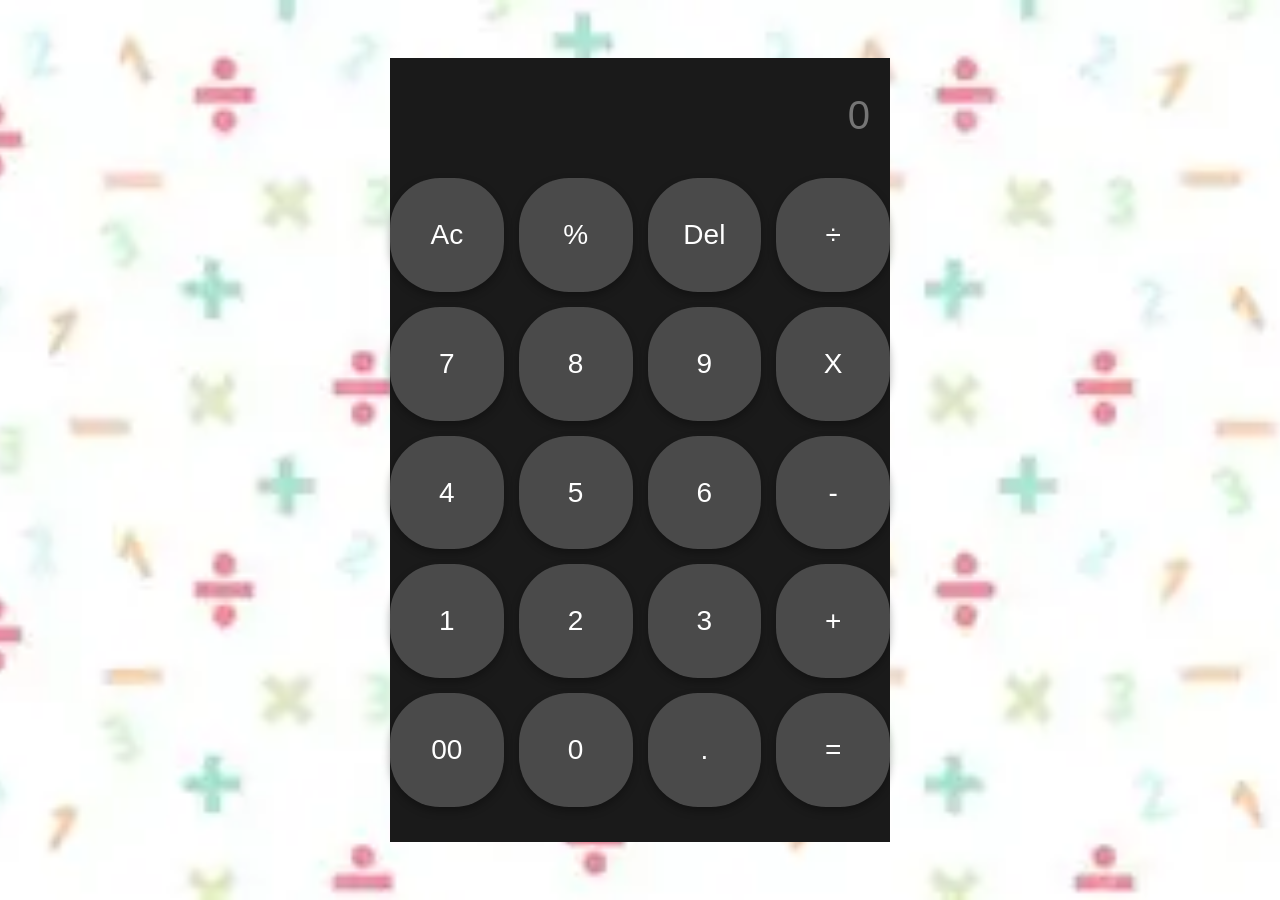
<file: index.html>
<!DOCTYPE html>
<html lang="en">
<head>
    <meta charset="UTF-8">
    <meta name="viewport" content="width=device-width, initial-scale=1.0">
    <title>Calculator</title>
    <link rel="stylesheet" href="clc.css">
    <link rel="icon" href="OIP.jfif">
</head>
<body class="image">

  
    <div class="mainborder">
        <div class="calc-container">

            <div class="input">
                <input type="text" placeholder="0" id="input" readonly inputmode="none">
            </div>


            <div class="button">
                <button class="button1" onclick="clearDisplay()">Ac</button>
                <button class="button1" onclick="appendValue('%')">%</button>
                <button class="button1" onclick="deleteLast()">Del</button>
                <button class="button1" onclick="appendValue('÷')">÷</button> 
                <button class="button1" onclick="appendValue('7')">7</button>
                <button class="button1" onclick="appendValue('8')">8</button>
                <button class="button1" onclick="appendValue('9')">9</button>
                <button class="button1" onclick="appendValue('X')">X</button>
                <button class="button1" onclick="appendValue('4')">4</button>
                <button class="button1" onclick="appendValue('5')">5</button>
                <button class="button1" onclick="appendValue('6')">6</button>
                <button class="button1" onclick="appendValue('-')" >-</button>
                <button class="button1" onclick="appendValue('1')">1</button>
                <button class="button1" onclick="appendValue('2')">2</button>
                <button class="button1" onclick="appendValue('3')">3</button>
                <button class="button1" onclick="appendValue('+')">+</button>
                <button class="button1" onclick="appendValue('00')">00</button>
                <button class="button1" onclick="appendValue('0')">0</button>
                <button class="button1" onclick="appendValue('.')">.</button>
                <button class="button1" onclick="calculate()">=</button>

            </div>
        </div>
    </div>
<script src="clc.js"></script>

</body>
</html>
</file>
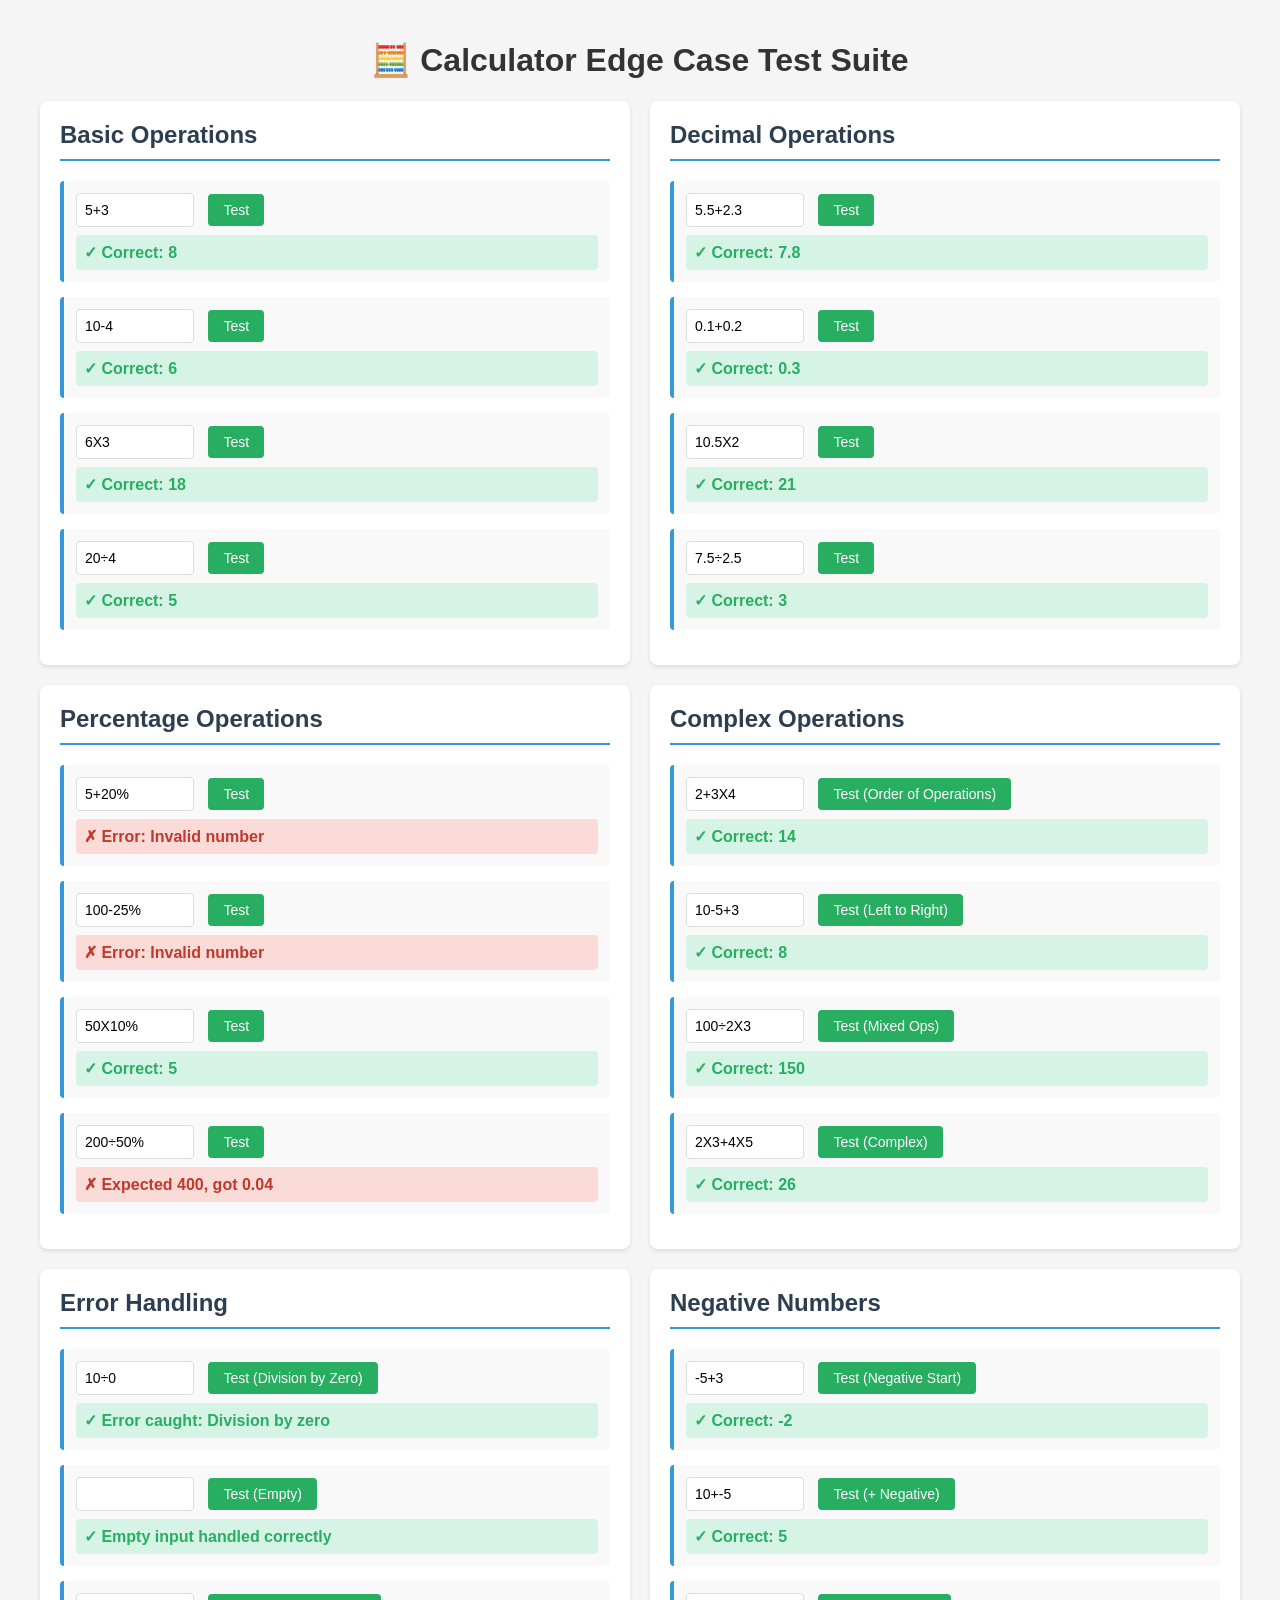
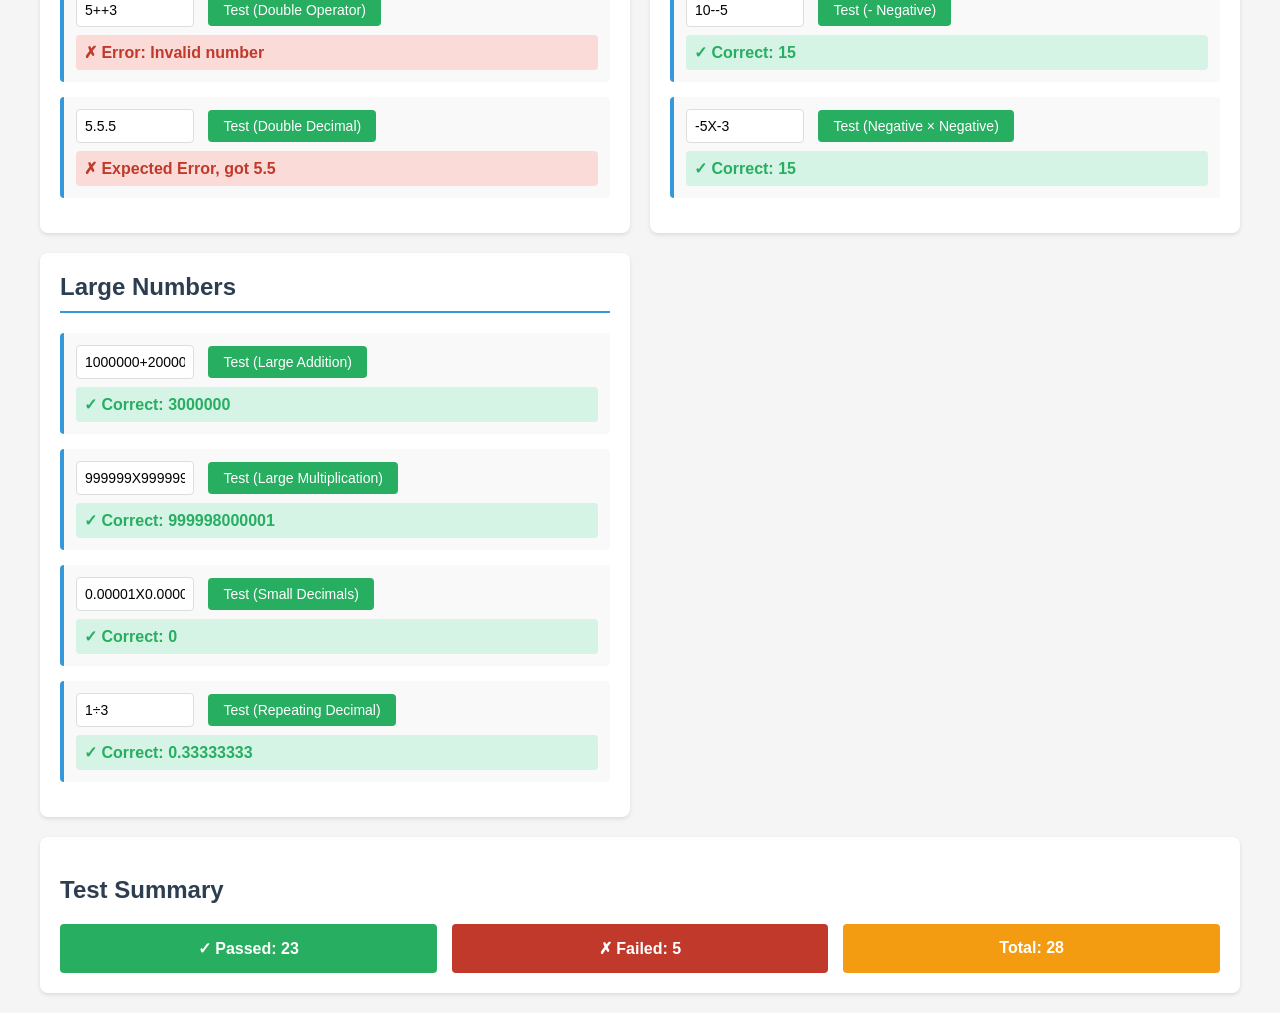
<file: test.html>
<!DOCTYPE html>
<html lang="en">
<head>
    <meta charset="UTF-8">
    <meta name="viewport" content="width=device-width, initial-scale=1.0">
    <title>Calculator Test Suite</title>
    <style>
        body {
            font-family: Arial, sans-serif;
            max-width: 1200px;
            margin: 0 auto;
            padding: 20px;
            background-color: #f5f5f5;
        }
        h1 {
            color: #333;
            text-align: center;
        }
        .test-container {
            display: grid;
            grid-template-columns: repeat(auto-fit, minmax(400px, 1fr));
            gap: 20px;
            margin-bottom: 20px;
        }
        .test-group {
            background: white;
            padding: 20px;
            border-radius: 8px;
            box-shadow: 0 2px 4px rgba(0,0,0,0.1);
        }
        .test-group h2 {
            color: #2c3e50;
            margin-top: 0;
            border-bottom: 2px solid #3498db;
            padding-bottom: 10px;
        }
        .test-case {
            margin: 15px 0;
            padding: 12px;
            background: #f9f9f9;
            border-left: 4px solid #3498db;
            border-radius: 4px;
        }
        .test-case input {
            display: inline-block;
            width: 100px;
            padding: 8px;
            margin-right: 10px;
            border: 1px solid #ddd;
            border-radius: 4px;
            font-size: 14px;
        }
        .test-case button {
            padding: 8px 15px;
            background-color: #27ae60;
            color: white;
            border: none;
            border-radius: 4px;
            cursor: pointer;
            font-size: 14px;
        }
        .test-case button:hover {
            background-color: #229954;
        }
        .result {
            margin-top: 8px;
            font-weight: bold;
            padding: 8px;
            border-radius: 4px;
        }
        .pass {
            background-color: #d5f4e6;
            color: #27ae60;
        }
        .fail {
            background-color: #fadbd8;
            color: #c0392b;
        }
        .neutral {
            background-color: #fef5e7;
            color: #f39c12;
        }
        .summary {
            background: white;
            padding: 20px;
            border-radius: 8px;
            box-shadow: 0 2px 4px rgba(0,0,0,0.1);
            margin-top: 20px;
        }
        .summary h2 {
            color: #2c3e50;
        }
        .stats {
            display: grid;
            grid-template-columns: repeat(auto-fit, minmax(150px, 1fr));
            gap: 15px;
            margin-top: 15px;
        }
        .stat {
            padding: 15px;
            border-radius: 4px;
            text-align: center;
            font-weight: bold;
            color: white;
        }
        .stat.pass {
            background-color: #27ae60;
        }
        .stat.fail {
            background-color: #c0392b;
        }
        .stat.neutral {
            background-color: #f39c12;
        }
    </style>
</head>
<body>
    <h1>🧮 Calculator Edge Case Test Suite</h1>
    
    <div class="test-container">
        <!-- Basic Operations -->
        <div class="test-group">
            <h2>Basic Operations</h2>
            <div class="test-case">
                <input type="text" id="test1" value="5+3">
                <button onclick="runTest('test1', 8)">Test</button>
                <div id="result1" class="result"></div>
            </div>
            <div class="test-case">
                <input type="text" id="test2" value="10-4">
                <button onclick="runTest('test2', 6)">Test</button>
                <div id="result2" class="result"></div>
            </div>
            <div class="test-case">
                <input type="text" id="test3" value="6X3">
                <button onclick="runTest('test3', 18)">Test</button>
                <div id="result3" class="result"></div>
            </div>
            <div class="test-case">
                <input type="text" id="test4" value="20÷4">
                <button onclick="runTest('test4', 5)">Test</button>
                <div id="result4" class="result"></div>
            </div>
        </div>

        <!-- Decimal Operations -->
        <div class="test-group">
            <h2>Decimal Operations</h2>
            <div class="test-case">
                <input type="text" id="test5" value="5.5+2.3">
                <button onclick="runTest('test5', 7.8)">Test</button>
                <div id="result5" class="result"></div>
            </div>
            <div class="test-case">
                <input type="text" id="test6" value="0.1+0.2">
                <button onclick="runTest('test6', 0.3)">Test</button>
                <div id="result6" class="result"></div>
            </div>
            <div class="test-case">
                <input type="text" id="test7" value="10.5X2">
                <button onclick="runTest('test7', 21)">Test</button>
                <div id="result7" class="result"></div>
            </div>
            <div class="test-case">
                <input type="text" id="test8" value="7.5÷2.5">
                <button onclick="runTest('test8', 3)">Test</button>
                <div id="result8" class="result"></div>
            </div>
        </div>

        <!-- Percentage Operations -->
        <div class="test-group">
            <h2>Percentage Operations</h2>
            <div class="test-case">
                <input type="text" id="test9" value="5+20%">
                <button onclick="runTest('test9', 6)">Test</button>
                <div id="result9" class="result"></div>
            </div>
            <div class="test-case">
                <input type="text" id="test10" value="100-25%">
                <button onclick="runTest('test10', 75)">Test</button>
                <div id="result10" class="result"></div>
            </div>
            <div class="test-case">
                <input type="text" id="test11" value="50X10%">
                <button onclick="runTest('test11', 5)">Test</button>
                <div id="result11" class="result"></div>
            </div>
            <div class="test-case">
                <input type="text" id="test12" value="200÷50%">
                <button onclick="runTest('test12', 400)">Test</button>
                <div id="result12" class="result"></div>
            </div>
        </div>

        <!-- Complex Operations -->
        <div class="test-group">
            <h2>Complex Operations</h2>
            <div class="test-case">
                <input type="text" id="test13" value="2+3X4">
                <button onclick="runTest('test13', 14)">Test (Order of Operations)</button>
                <div id="result13" class="result"></div>
            </div>
            <div class="test-case">
                <input type="text" id="test14" value="10-5+3">
                <button onclick="runTest('test14', 8)">Test (Left to Right)</button>
                <div id="result14" class="result"></div>
            </div>
            <div class="test-case">
                <input type="text" id="test15" value="100÷2X3">
                <button onclick="runTest('test15', 150)">Test (Mixed Ops)</button>
                <div id="result15" class="result"></div>
            </div>
            <div class="test-case">
                <input type="text" id="test16" value="2X3+4X5">
                <button onclick="runTest('test16', 26)">Test (Complex)</button>
                <div id="result16" class="result"></div>
            </div>
        </div>

        <!-- Edge Cases - Error Handling -->
        <div class="test-group">
            <h2>Error Handling</h2>
            <div class="test-case">
                <input type="text" id="test17" value="10÷0">
                <button onclick="runTest('test17', 'Error', true)">Test (Division by Zero)</button>
                <div id="result17" class="result"></div>
            </div>
            <div class="test-case">
                <input type="text" id="test18" value="">
                <button onclick="runTest('test18', 'Empty Input', true)">Test (Empty)</button>
                <div id="result18" class="result"></div>
            </div>
            <div class="test-case">
                <input type="text" id="test19" value="5++3">
                <button onclick="runTest('test19', 8)">Test (Double Operator)</button>
                <div id="result19" class="result"></div>
            </div>
            <div class="test-case">
                <input type="text" id="test20" value="5.5.5">
                <button onclick="runTest('test20', 'Error', true)">Test (Double Decimal)</button>
                <div id="result20" class="result"></div>
            </div>
        </div>

        <!-- Negative Numbers -->
        <div class="test-group">
            <h2>Negative Numbers</h2>
            <div class="test-case">
                <input type="text" id="test21" value="-5+3">
                <button onclick="runTest('test21', -2)">Test (Negative Start)</button>
                <div id="result21" class="result"></div>
            </div>
            <div class="test-case">
                <input type="text" id="test22" value="10+-5">
                <button onclick="runTest('test22', 5)">Test (+ Negative)</button>
                <div id="result22" class="result"></div>
            </div>
            <div class="test-case">
                <input type="text" id="test23" value="10--5">
                <button onclick="runTest('test23', 15)">Test (- Negative)</button>
                <div id="result23" class="result"></div>
            </div>
            <div class="test-case">
                <input type="text" id="test24" value="-5X-3">
                <button onclick="runTest('test24', 15)">Test (Negative × Negative)</button>
                <div id="result24" class="result"></div>
            </div>
        </div>

        <!-- Large Numbers -->
        <div class="test-group">
            <h2>Large Numbers</h2>
            <div class="test-case">
                <input type="text" id="test25" value="1000000+2000000">
                <button onclick="runTest('test25', 3000000)">Test (Large Addition)</button>
                <div id="result25" class="result"></div>
            </div>
            <div class="test-case">
                <input type="text" id="test26" value="999999X999999">
                <button onclick="runTest('test26', 999998000001)">Test (Large Multiplication)</button>
                <div id="result26" class="result"></div>
            </div>
            <div class="test-case">
                <input type="text" id="test27" value="0.00001X0.00001">
                <button onclick="runTest('test27', 0.0000000001, true)">Test (Small Decimals)</button>
                <div id="result27" class="result"></div>
            </div>
            <div class="test-case">
                <input type="text" id="test28" value="1÷3">
                <button onclick="runTest('test28', 0.33333333, true)">Test (Repeating Decimal)</button>
                <div id="result28" class="result"></div>
            </div>
        </div>
    </div>

    <div class="summary">
        <h2>Test Summary</h2>
        <div class="stats">
            <div class="stat pass" id="passCount">✓ Passed: 0</div>
            <div class="stat fail" id="failCount">✗ Failed: 0</div>
            <div class="stat neutral" id="totalCount">Total: 0</div>
        </div>
    </div>

    <script>
        // Import the Calculator class from clc.js
        class Calculator {
            constructor(expr) {
                this.expr = expr.replace(/X/g, '*').replace(/÷/g, '/');
                this.pos = 0;
            }

            parse() {
                return this.parseExpression();
            }

            parseExpression() {
                let result = this.parseTerm();
                while (this.pos < this.expr.length && (this.expr[this.pos] === '+' || this.expr[this.pos] === '-')) {
                    const op = this.expr[this.pos++];
                    const right = this.parseTerm();
                    result = op === '+' ? result + right : result - right;
                }
                return result;
            }

            parseTerm() {
                let result = this.parseFactor();
                while (this.pos < this.expr.length && (this.expr[this.pos] === '*' || this.expr[this.pos] === '/')) {
                    const op = this.expr[this.pos++];
                    const right = this.parseFactor();
                    if (op === '*') {
                        result = result * right;
                    } else {
                        if (right === 0) throw new Error("Division by zero");
                        result = result / right;
                    }
                }
                return result;
            }

            parseFactor() {
                if (this.expr[this.pos] === '-') {
                    this.pos++;
                    return -this.parseFactor();
                }
                return this.parseNumber();
            }

            parseNumber() {
                let num = '';
                while (this.pos < this.expr.length && (this.isDigit(this.expr[this.pos]) || this.expr[this.pos] === '.')) {
                    num += this.expr[this.pos++];
                }
                if (num === '' || num === '.') throw new Error("Invalid number");
                return parseFloat(num);
            }

            isDigit(char) {
                return char >= '0' && char <= '9';
            }
        }

        let testResults = { passed: 0, failed: 0, total: 0 };

        function runTest(inputId, expected, isApprox = false) {
            testResults.total++;
            const input = document.getElementById(inputId).value;
            const resultId = inputId.replace('test', 'result');
            const resultDiv = document.getElementById(resultId);

            try {
                if (input === '') {
                    resultDiv.textContent = '✓ Empty input handled correctly';
                    resultDiv.className = 'result pass';
                    testResults.passed++;
                } else {
                    let expression = input;
                    expression = expression.replace(
                        /(\d+\.?\d*)([+\-])(\d+\.?\d*)%/g,
                        (m, a, op, b) => `${a}${op}(${a}*${b}/100)`
                    );
                    expression = expression.replace(/%$/g, '/100');

                    const calculator = new Calculator(expression);
                    const result = parseFloat(calculator.parse().toFixed(8));

                    let passed = false;
                    if (isApprox) {
                        passed = Math.abs(result - expected) < 0.0001;
                    } else {
                        passed = result === expected;
                    }

                    if (passed) {
                        resultDiv.textContent = `✓ Correct: ${result}`;
                        resultDiv.className = 'result pass';
                        testResults.passed++;
                    } else {
                        resultDiv.textContent = `✗ Expected ${expected}, got ${result}`;
                        resultDiv.className = 'result fail';
                        testResults.failed++;
                    }
                }
            } catch (error) {
                if (expected === 'Error') {
                    resultDiv.textContent = `✓ Error caught: ${error.message}`;
                    resultDiv.className = 'result pass';
                    testResults.passed++;
                } else {
                    resultDiv.textContent = `✗ Error: ${error.message}`;
                    resultDiv.className = 'result fail';
                    testResults.failed++;
                }
            }

            updateSummary();
        }

        function updateSummary() {
            document.getElementById('passCount').textContent = `✓ Passed: ${testResults.passed}`;
            document.getElementById('failCount').textContent = `✗ Failed: ${testResults.failed}`;
            document.getElementById('totalCount').textContent = `Total: ${testResults.total}`;
        }

        // Run all tests automatically
        window.addEventListener('load', () => {
            for (let i = 1; i <= 28; i++) {
                const testInput = document.getElementById(`test${i}`);
                if (testInput) {
                    const button = testInput.parentElement.querySelector('button');
                    button.click();
                }
            }
        });
    </script>
</body>
</html>
</file>
<file: clc.css>
* {
    margin: 0;
    padding: 0;
    box-sizing: border-box;
}

html, body {
    width: 100%;
    height: 100%;
    overflow: hidden;
}

.image{
    width: 100%;
    height: 100%;
    background-color: #1a1a1a;
    background-image: url("OIP.webp");
    background-size: cover;
    background-position: center;
    background-repeat: no-repeat;
    display: flex;
    align-items: center;
    justify-content: center;
}

.mainborder{
    border: none;
    border-radius: 0;
    width: 100%;
    height: 100%;
    display: flex;
    flex-direction: column;
    justify-content: space-between;
    background-color: #1a1a1a;
}

.calc-container {
    display: flex;
    flex-direction: column;
    align-items: center;
    width: 100%;
    height: 100%;
    padding: 15px 0;
}

#input{
    width: 90%;
    max-width: 500px;
    padding: 20px;
    font-size: clamp(28px, 8vw, 48px);
    background-color: transparent;
    border: none;
    text-align: right;
    color: #888;
    overflow-x: auto;
    overflow-y: hidden;
    scroll-behavior: auto;
    white-space: nowrap;
    caret-color: transparent;
    cursor: default;
    pointer-events: none;
    -webkit-user-select: none;
    user-select: none;
}

#input:focus {
    outline: none;
}

.input{
    justify-content: flex-end;
    flex-shrink: 0;
    pointer-events: auto;
    height: auto;
    width: 100%;
    position: relative;
}

.button{
    width: 90%;
    max-width: 500px;
    flex-shrink: 0;
    display: grid;
    grid-template-columns: repeat(4, 1fr);
    gap: clamp(10px, 2.5vw, 16px);
    margin: auto 5% 20px 5%;
}

.button1{
    border: none;
    background-color: #4a4a4a;
    display: flex;
    justify-content: center;
    align-items: center;
    text-align: center;
    color: white;
    font-size: clamp(20px, 5vw, 30px);
    border-radius: 50px;
    padding: 0;
    cursor: pointer;
    aspect-ratio: 1;
    box-shadow: 0 4px 8px rgba(0,0,0,0.3);
    transition: all 0.1s ease;
    -webkit-tap-highlight-color: transparent;
    outline: none;
    -webkit-appearance: none;
    -moz-appearance: none;
    appearance: none;
}

.button1:hover{
    background-color: #5a5a5a;
}

.button1:active{
    transform: scale(0.95);
    box-shadow: 0 2px 4px rgba(0,0,0,0.3);
}

.button1:focus {
    outline: none;
    box-shadow: 0 4px 8px rgba(0,0,0,0.3);
}

.button1:focus-visible {
    outline: none;
}

@media (min-width: 769px) {
    .mainborder {
        width: 500px;
        height: auto;
        margin: 0 auto;
    }
    
    .calc-container {
        height: auto;
    }
    
    #input {
        width: 100%;
        font-size: 40px;
    }
    
    .button {
        width: 100%;
        margin: 20px auto;
        gap: 15px;
    }
    
    .button1 {
        font-size: 28px;
    }
}
</file>
